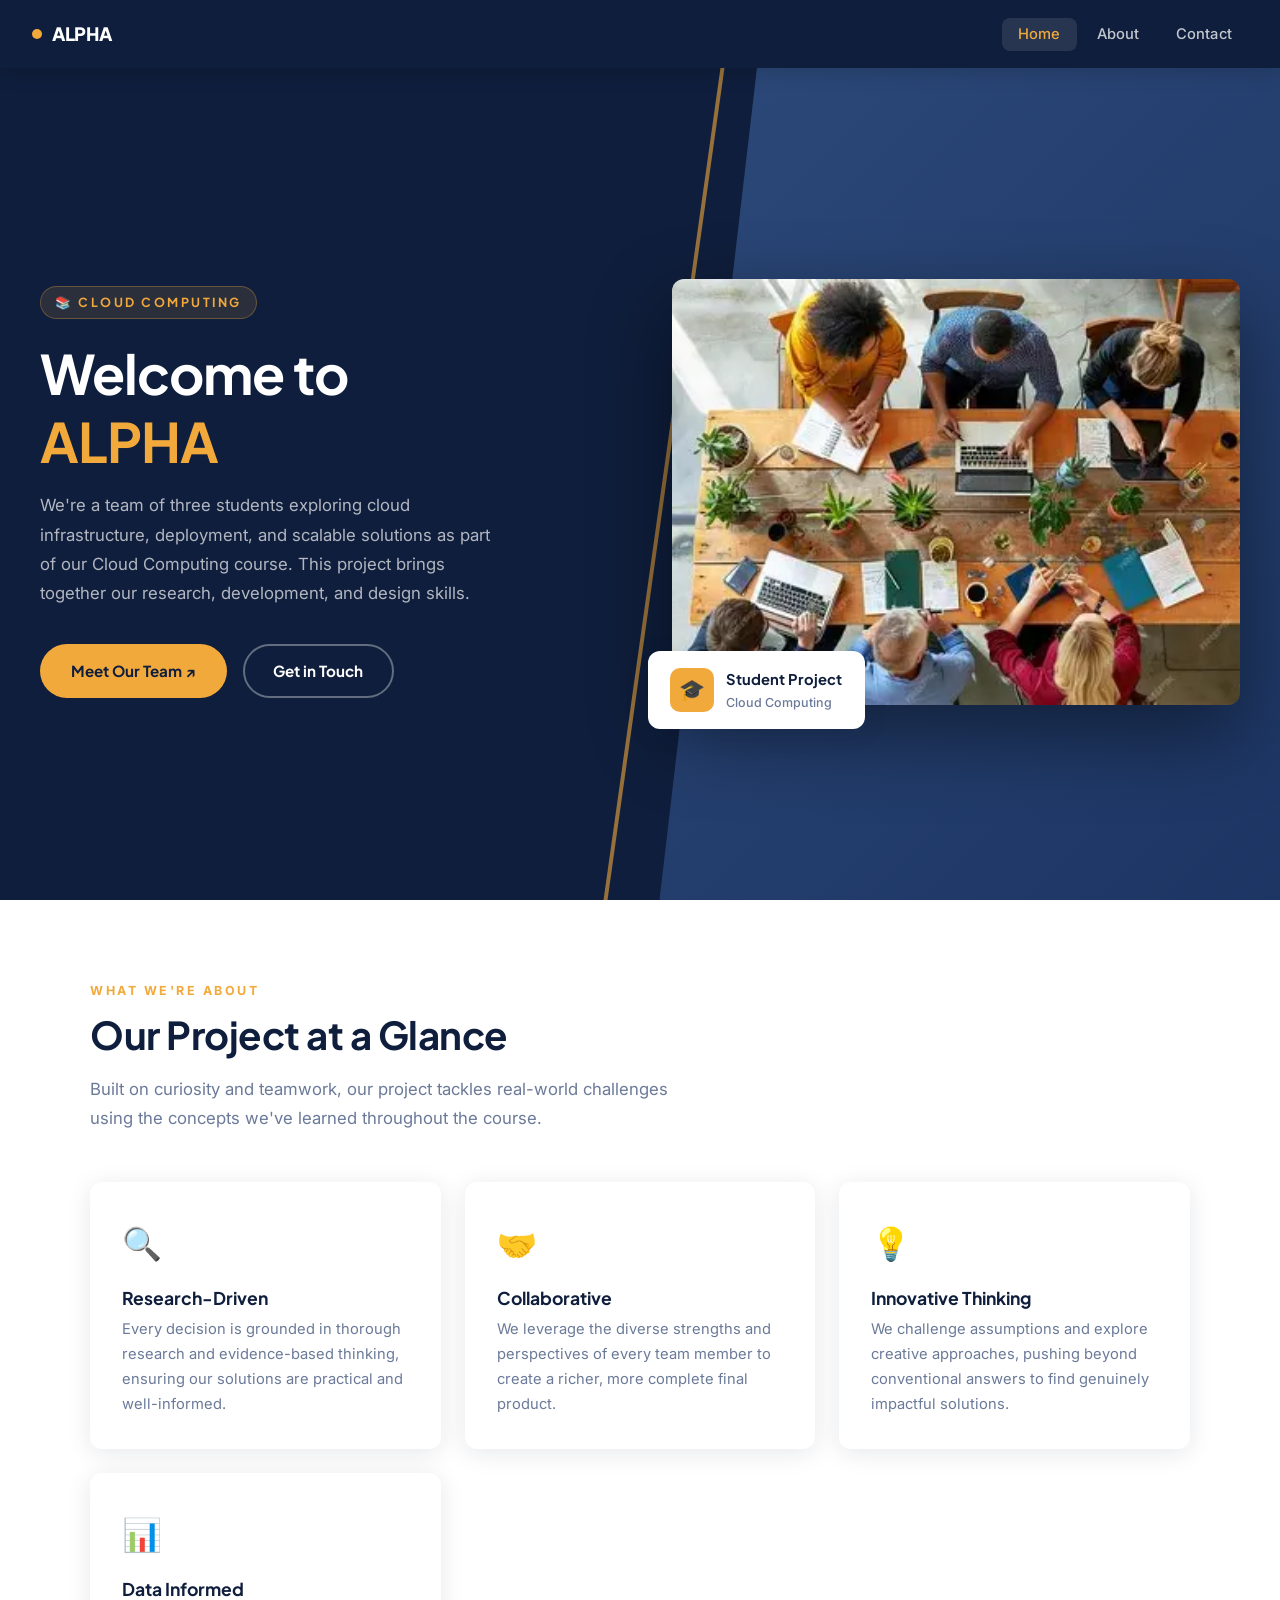
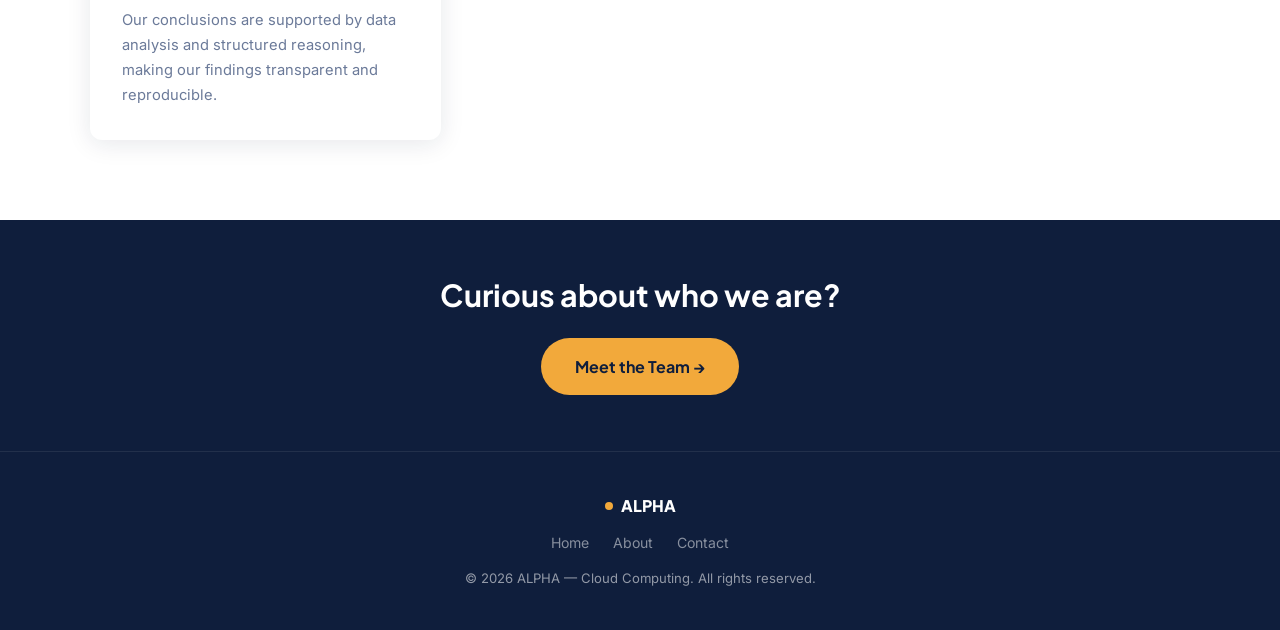
<file: index.html>
<!DOCTYPE html>
<html lang="en">
<head>
  <meta charset="UTF-8" />
  <meta name="viewport" content="width=device-width, initial-scale=1.0" />
  <meta name="description" content="ALPHA — Cloud Computing student project website." />
  <title>ALPHA | Home</title>

  <!-- Google Fonts -->
  <link rel="preconnect" href="https://fonts.googleapis.com" />
  <link rel="preconnect" href="https://fonts.gstatic.com" crossorigin />
  <link href="https://fonts.googleapis.com/css2?family=Inter:wght@400;500;600&family=Plus+Jakarta+Sans:wght@500;700;800&display=swap" rel="stylesheet" />

  <link rel="stylesheet" href="style.css" />
</head>
<body>

  <!-- ==============================
       NAVIGATION
  ================================= -->
  <nav class="navbar" role="navigation" aria-label="Main navigation">
    <a href="index.html" class="nav-logo" aria-label="Home">
      <span aria-hidden="true"></span>
      ALPHA
    </a>

    <!-- Desktop nav links -->
    <ul class="nav-links">
      <li><a href="index.html" class="active" aria-current="page">Home</a></li>
      <li><a href="about.html">About</a></li>
      <li><a href="contact.html">Contact</a></li>
    </ul>

    <!-- Mobile hamburger button -->
    <button class="nav-hamburger" id="hamburger" aria-label="Toggle mobile menu" aria-expanded="false" aria-controls="mobileMenu">
      <span></span>
      <span></span>
      <span></span>
    </button>
  </nav>

  <!-- Mobile dropdown menu -->
  <nav class="nav-mobile" id="mobileMenu" aria-label="Mobile navigation">
    <a href="index.html">Home</a>
    <a href="about.html">About</a>
    <a href="contact.html">Contact</a>
  </nav>

  <!-- ==============================
       MAIN CONTENT
  ================================= -->
  <main class="page-content">

    <!-- ── HERO SECTION ── -->
    <section class="hero" aria-label="Hero">
      <div class="hero-inner">

        <!-- Left: Text -->
        <div class="hero-text">
          <span class="hero-eyebrow">📚 Cloud Computing</span>
          <h1 class="hero-title">
            Welcome to<br /><em>ALPHA</em>
          </h1>
          <p class="hero-subtitle">
            We're a team of three students exploring cloud infrastructure, deployment, and scalable solutions as part of our Cloud Computing course. This project brings together our research, development, and design skills.
          </p>
          <div class="hero-btns">
            <a href="about.html" class="btn btn-primary">
              Meet Our Team ↗
            </a>
            <a href="contact.html" class="btn btn-outline">
              Get in Touch
            </a>
          </div>
        </div>

        <!-- Right: Image -->
        <div class="hero-visual">
          <div class="hero-img-wrap">
            <!-- Placeholder image — swap with your own project image -->
            <img
              src="images/OIP.webp"
              alt="Group project illustration"
              loading="lazy"
            />
          </div>
          <!-- Floating badge -->
          <div class="hero-badge" aria-hidden="true">
            <div class="hero-badge-icon">🎓</div>
            <div class="hero-badge-text">
              <strong>Student Project</strong>
              Cloud Computing
            </div>
          </div>
        </div>

      </div>
    </section>

    <!-- ── HIGHLIGHTS / FEATURES SECTION ── -->
    <section class="section bg-white" aria-labelledby="highlights-heading">
      <div class="section-inner">
        <p class="section-label">What We're About</p>
        <h2 class="section-title" id="highlights-heading">Our Project at a Glance</h2>
        <p class="section-lead">
          Built on curiosity and teamwork, our project tackles real-world challenges using the concepts we've learned throughout the course.
        </p>

        <div class="features-grid">

          <article class="feature-card">
            <div class="feature-icon" aria-hidden="true">🔍</div>
            <h3>Research-Driven</h3>
            <p>Every decision is grounded in thorough research and evidence-based thinking, ensuring our solutions are practical and well-informed.</p>
          </article>

          <article class="feature-card">
            <div class="feature-icon" aria-hidden="true">🤝</div>
            <h3>Collaborative</h3>
            <p>We leverage the diverse strengths and perspectives of every team member to create a richer, more complete final product.</p>
          </article>

          <article class="feature-card">
            <div class="feature-icon" aria-hidden="true">💡</div>
            <h3>Innovative Thinking</h3>
            <p>We challenge assumptions and explore creative approaches, pushing beyond conventional answers to find genuinely impactful solutions.</p>
          </article>

          <article class="feature-card">
            <div class="feature-icon" aria-hidden="true">📊</div>
            <h3>Data Informed</h3>
            <p>Our conclusions are supported by data analysis and structured reasoning, making our findings transparent and reproducible.</p>
          </article>

        </div>
      </div>
    </section>

    <!-- ── CALL TO ACTION STRIP ── -->
    <div class="divider-strip" role="complementary" aria-label="Call to action">
      <h2>Curious about who we are?</h2>
      <a href="about.html" class="btn btn-primary">Meet the Team →</a>
    </div>

  </main>

  <!-- ==============================
       FOOTER
  ================================= -->
  <footer class="footer" role="contentinfo">
    <div class="footer-inner">
      <div class="footer-logo">
        <span aria-hidden="true"></span>
        ALPHA
      </div>
      <nav class="footer-links" aria-label="Footer navigation">
        <a href="index.html">Home</a>
        <a href="about.html">About</a>
        <a href="contact.html">Contact</a>
      </nav>
      <p class="footer-copy">
        &copy; <span id="year"></span> ALPHA &mdash; Cloud Computing. All rights reserved.
      </p>
    </div>
  </footer>

  <!-- ==============================
       JAVASCRIPT
  ================================= -->
  <script src="main.js"></script>

</body>
</html>
</file>
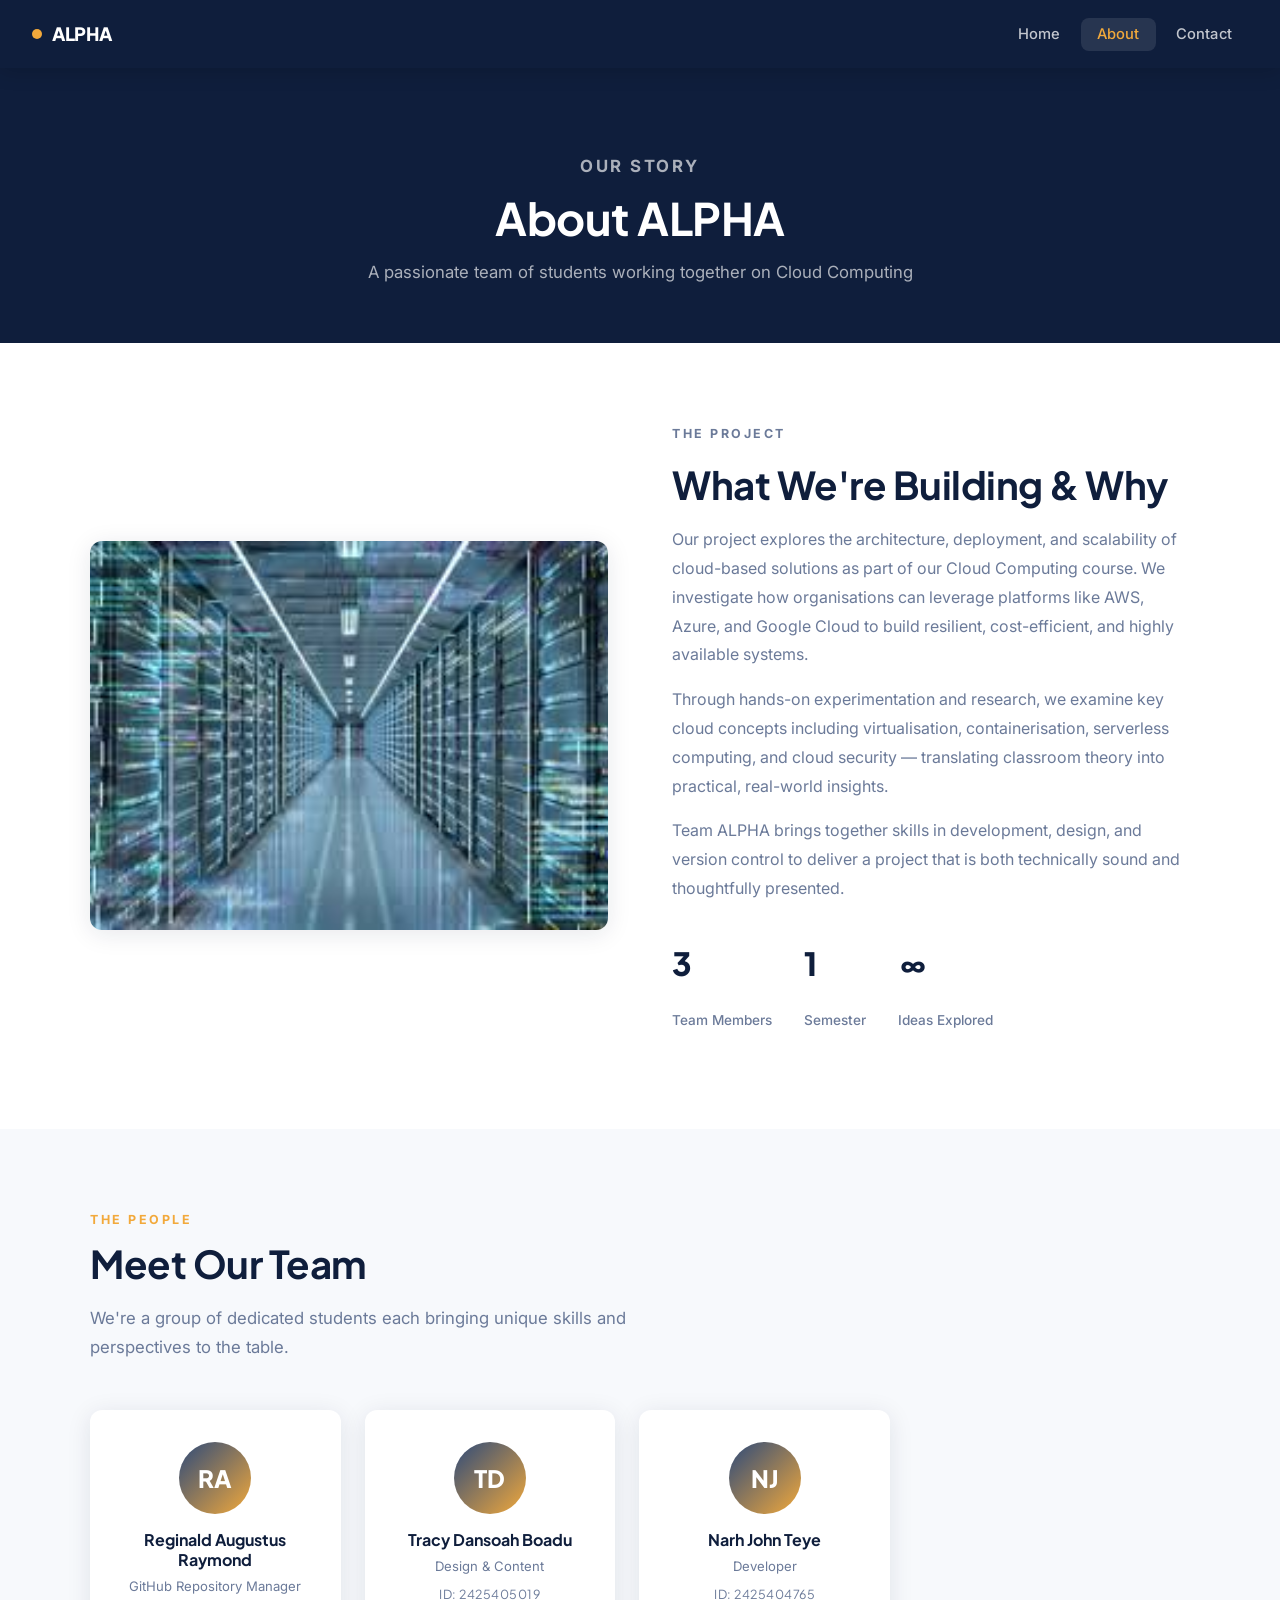
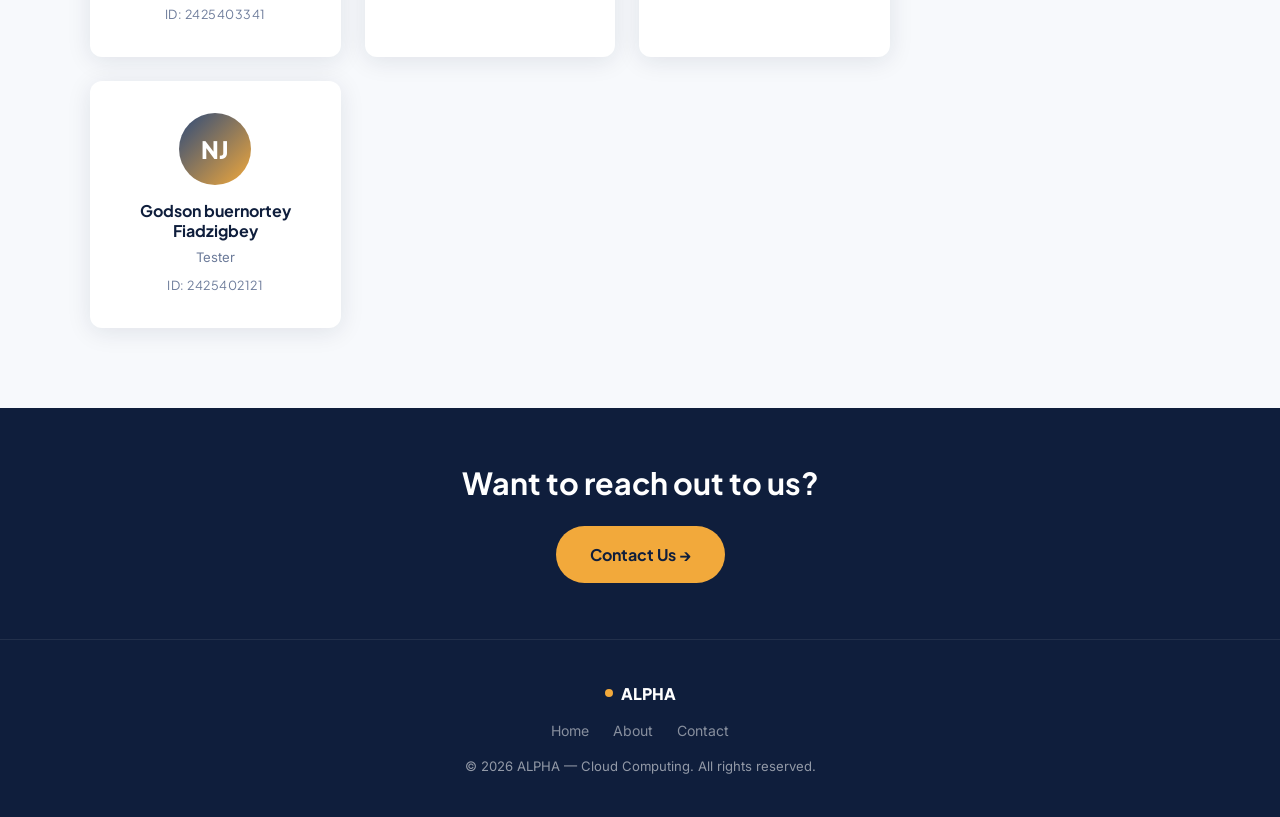
<file: about.html>
<!DOCTYPE html>
<html lang="en">
<head>
  <meta charset="UTF-8" />
  <meta name="viewport" content="width=device-width, initial-scale=1.0" />
  <meta name="description" content="Meet the team behind ALPHA — Cloud Computing student group project." />
  <title>ALPHA | About</title>

  <!-- Google Fonts -->
  <link rel="preconnect" href="https://fonts.googleapis.com" />
  <link rel="preconnect" href="https://fonts.gstatic.com" crossorigin />
  <link href="https://fonts.googleapis.com/css2?family=Inter:wght@400;500;600&family=Plus+Jakarta+Sans:wght@500;700;800&display=swap" rel="stylesheet" />

  <link rel="stylesheet" href="style.css" />
</head>
<body>

  <!-- ==============================
       NAVIGATION
  ================================= -->
  <nav class="navbar" role="navigation" aria-label="Main navigation">
    <a href="index.html" class="nav-logo" aria-label="Home">
      <span aria-hidden="true"></span>
      ALPHA
    </a>

    <ul class="nav-links">
      <li><a href="index.html">Home</a></li>
      <li><a href="about.html" class="active" aria-current="page">About</a></li>
      <li><a href="contact.html">Contact</a></li>
    </ul>

    <button class="nav-hamburger" id="hamburger" aria-label="Toggle mobile menu" aria-expanded="false" aria-controls="mobileMenu">
      <span></span>
      <span></span>
      <span></span>
    </button>
  </nav>

  <nav class="nav-mobile" id="mobileMenu" aria-label="Mobile navigation">
    <a href="index.html">Home</a>
    <a href="about.html">About</a>
    <a href="contact.html">Contact</a>
  </nav>

  <!-- ==============================
       MAIN CONTENT
  ================================= -->
  <main class="page-content">

    <!-- ── ABOUT HERO BANNER ── -->
    <header class="about-hero" aria-label="Page header">
      <p class="section-label" style="justify-content: center; display: flex;">Our Story</p>
      <h1>About ALPHA</h1>
      <p>A passionate team of students working together on Cloud Computing</p>
    </header>

    <!-- ── PROJECT DESCRIPTION SECTION ── -->
    <section class="section bg-white" aria-labelledby="project-heading">
      <div class="section-inner">
        <div class="about-split">

          <!-- Image side -->
          <div class="about-img-wrap">
            <img
              src="images/index.jpg"
              alt="Team collaborating on the project"
              loading="lazy"
            />
          </div>

          <!-- Text side -->
          <div class="about-text">
            <p class="section-label">The Project</p>
            <h2 class="section-title" id="project-heading">What We're Building &amp; Why</h2>

            <p>
              Our project explores the architecture, deployment, and scalability of cloud-based solutions as part of our Cloud Computing course. We investigate how organisations can leverage platforms like AWS, Azure, and Google Cloud to build resilient, cost-efficient, and highly available systems.
            </p>
            <p>
              Through hands-on experimentation and research, we examine key cloud concepts including virtualisation, containerisation, serverless computing, and cloud security — translating classroom theory into practical, real-world insights.
            </p>
            <p>
              Team ALPHA brings together skills in development, design, and version control to deliver a project that is both technically sound and thoughtfully presented.
            </p>

            <div style="margin-top: 2rem; display: flex; gap: 2rem; flex-wrap: wrap;">
              <div>
                <p style="font-size: 2rem; font-weight: 800; font-family: 'Plus Jakarta Sans', sans-serif; color: var(--navy);">3</p>
                <p style="font-size: 0.85rem; color: var(--muted); font-weight: 500;">Team Members</p>
              </div>
              <div>
                <p style="font-size: 2rem; font-weight: 800; font-family: 'Plus Jakarta Sans', sans-serif; color: var(--navy);">1</p>
                <p style="font-size: 0.85rem; color: var(--muted); font-weight: 500;">Semester</p>
              </div>
              <div>
                <p style="font-size: 2rem; font-weight: 800; font-family: 'Plus Jakarta Sans', sans-serif; color: var(--navy);">∞</p>
                <p style="font-size: 0.85rem; color: var(--muted); font-weight: 500;">Ideas Explored</p>
              </div>
            </div>
          </div>

        </div>
      </div>
    </section>

    <!-- ── TEAM MEMBERS SECTION ── -->
    <section class="section" aria-labelledby="team-heading">
      <div class="section-inner">
        <p class="section-label">The People</p>
        <h2 class="section-title" id="team-heading">Meet Our Team</h2>
        <p class="section-lead">
          We're a group of dedicated students each bringing unique skills and perspectives to the table.
        </p>

        <div class="team-grid">

          <article class="member-card">
            <div class="member-avatar" aria-hidden="true">RA</div>
            <h3>Reginald Augustus Raymond</h3>
            <p>GitHub Repository Manager</p>
            <p style="font-size: 0.78rem; color: var(--muted); margin-top: 0.4rem; font-family: 'Plus Jakarta Sans', sans-serif; letter-spacing: 0.5px;">ID: 2425403341</p>
          </article>

          <article class="member-card">
            <div class="member-avatar" aria-hidden="true">TD</div>
            <h3>Tracy Dansoah Boadu</h3>
            <p>Design &amp; Content</p>
            <p style="font-size: 0.78rem; color: var(--muted); margin-top: 0.4rem; font-family: 'Plus Jakarta Sans', sans-serif; letter-spacing: 0.5px;">ID: 2425405019</p>
          </article>

          <article class="member-card">
            <div class="member-avatar" aria-hidden="true">NJ</div>
            <h3>Narh John Teye</h3>
            <p>Developer</p>
            <p style="font-size: 0.78rem; color: var(--muted); margin-top: 0.4rem; font-family: 'Plus Jakarta Sans', sans-serif; letter-spacing: 0.5px;">ID: 2425404765</p>
          </article>
<article class="member-card">
            <div class="member-avatar" aria-hidden="true">NJ</div>
            <h3>Godson buernortey Fiadzigbey</h3>
            <p>Tester</p>
            <p style="font-size: 0.78rem; color: var(--muted); margin-top: 0.4rem; font-family: 'Plus Jakarta Sans', sans-serif; letter-spacing: 0.5px;">ID: 2425402121</p>
          </article>

        </div>
      </div>
    </section>

    <!-- ── CALL TO ACTION ── -->
    <div class="divider-strip" role="complementary">
      <h2>Want to reach out to us?</h2>
      <a href="contact.html" class="btn btn-primary">Contact Us →</a>
    </div>

  </main>

  <!-- ==============================
       FOOTER
  ================================= -->
  <footer class="footer" role="contentinfo">
    <div class="footer-inner">
      <div class="footer-logo">
        <span aria-hidden="true"></span>
        ALPHA
      </div>
      <nav class="footer-links" aria-label="Footer navigation">
        <a href="index.html">Home</a>
        <a href="about.html">About</a>
        <a href="contact.html">Contact</a>
      </nav>
      <p class="footer-copy">
        &copy; <span id="year"></span> ALPHA &mdash; Cloud Computing. All rights reserved.
      </p>
    </div>
  </footer>

  <script src="main.js"></script>

</body>
</html>
</file>
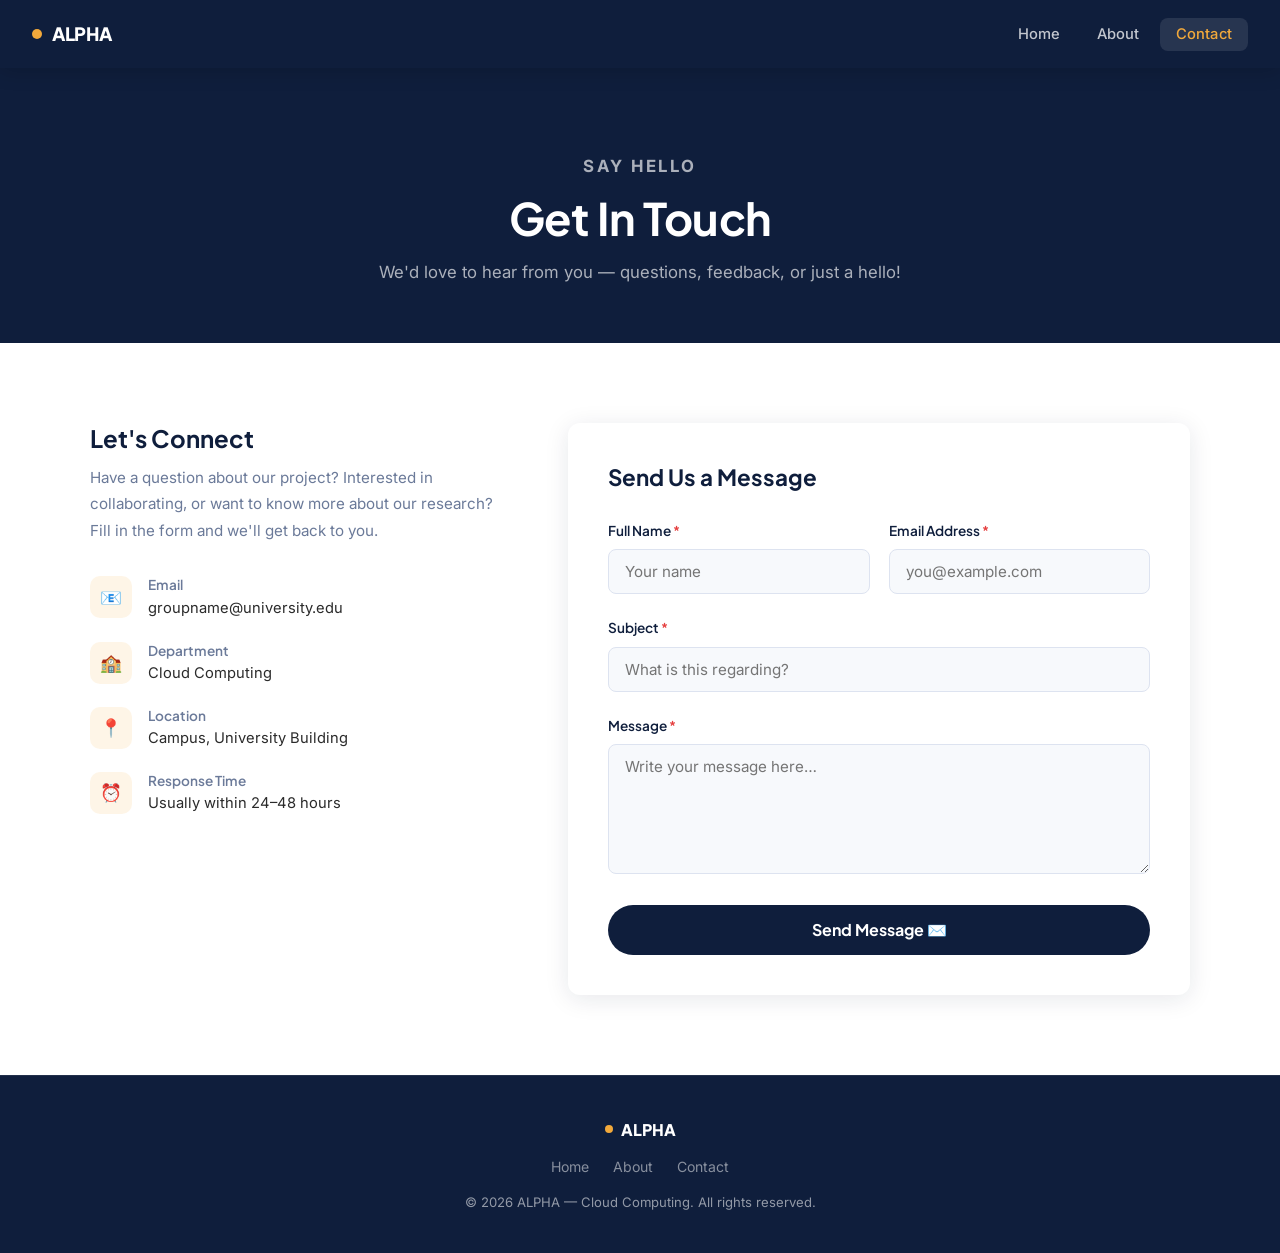
<file: contact.html>
<!DOCTYPE html>
<html lang="en">
<head>
  <meta charset="UTF-8" />
  <meta name="viewport" content="width=device-width, initial-scale=1.0" />
  <meta name="description" content="Get in touch with ALPHA — Cloud Computing student project." />
  <title>ALPHA | Contact</title>

  <!-- Google Fonts -->
  <link rel="preconnect" href="https://fonts.googleapis.com" />
  <link rel="preconnect" href="https://fonts.gstatic.com" crossorigin />
  <link href="https://fonts.googleapis.com/css2?family=Inter:wght@400;500;600&family=Plus+Jakarta+Sans:wght@500;700;800&display=swap" rel="stylesheet" />

  <link rel="stylesheet" href="style.css" />
</head>
<body>

  <!-- ==============================
       NAVIGATION
  ================================= -->
  <nav class="navbar" role="navigation" aria-label="Main navigation">
    <a href="index.html" class="nav-logo" aria-label="Home">
      <span aria-hidden="true"></span>
      ALPHA
    </a>

    <ul class="nav-links">
      <li><a href="index.html">Home</a></li>
      <li><a href="about.html">About</a></li>
      <li><a href="contact.html" class="active" aria-current="page">Contact</a></li>
    </ul>

    <button class="nav-hamburger" id="hamburger" aria-label="Toggle mobile menu" aria-expanded="false" aria-controls="mobileMenu">
      <span></span>
      <span></span>
      <span></span>
    </button>
  </nav>

  <nav class="nav-mobile" id="mobileMenu" aria-label="Mobile navigation">
    <a href="index.html">Home</a>
    <a href="about.html">About</a>
    <a href="contact.html">Contact</a>
  </nav>

  <!-- ==============================
       MAIN CONTENT
  ================================= -->
  <main class="page-content">

    <!-- ── CONTACT HERO BANNER ── -->
    <header class="contact-hero" aria-label="Page header">
      <p class="section-label" style="justify-content: center; display: flex;">Say Hello</p>
      <h1>Get In Touch</h1>
      <p>We'd love to hear from you — questions, feedback, or just a hello!</p>
    </header>

    <!-- ── CONTACT LAYOUT ── -->
    <section class="section bg-white" aria-labelledby="contact-heading">
      <div class="section-inner">
        <div class="contact-layout">

          <!-- ── Left: Info ── -->
          <aside class="contact-info" aria-label="Contact information">
            <h2 id="contact-heading">Let's Connect</h2>
            <p>
              Have a question about our project? Interested in collaborating, or want to know more about our research? Fill in the form and we'll get back to you.
            </p>

            <div class="info-item">
              <div class="info-icon" aria-hidden="true">📧</div>
              <div>
                <h4>Email</h4>
                <p>groupname@university.edu</p>
              </div>
            </div>

            <div class="info-item">
              <div class="info-icon" aria-hidden="true">🏫</div>
              <div>
                <h4>Department</h4>
                <p>Cloud Computing</p>
              </div>
            </div>

            <div class="info-item">
              <div class="info-icon" aria-hidden="true">📍</div>
              <div>
                <h4>Location</h4>
                <p>Campus, University Building</p>
              </div>
            </div>

            <div class="info-item">
              <div class="info-icon" aria-hidden="true">⏰</div>
              <div>
                <h4>Response Time</h4>
                <p>Usually within 24–48 hours</p>
              </div>
            </div>
          </aside>

          <!-- ── Right: Form ── -->
          <div class="contact-form-wrap">
            <h2>Send Us a Message</h2>

            <!--
              NOTE: This form uses JavaScript validation only.
              For actual email delivery, connect to a backend service
              (e.g., Formspree, EmailJS, or your own server).
            -->
            <form id="contactForm" novalidate aria-label="Contact form">

              <!-- Name + Email row -->
              <div class="form-row">
                <div class="form-group" id="group-name">
                  <label for="fullName">Full Name <span aria-hidden="true" style="color:#E53E3E">*</span></label>
                  <input
                    type="text"
                    id="fullName"
                    name="fullName"
                    placeholder="Your name"
                    autocomplete="name"
                    aria-required="true"
                    aria-describedby="name-error"
                  />
                  <span class="error-msg" id="name-error" role="alert">Please enter your full name.</span>
                </div>

                <div class="form-group" id="group-email">
                  <label for="email">Email Address <span aria-hidden="true" style="color:#E53E3E">*</span></label>
                  <input
                    type="email"
                    id="email"
                    name="email"
                    placeholder="you@example.com"
                    autocomplete="email"
                    aria-required="true"
                    aria-describedby="email-error"
                  />
                  <span class="error-msg" id="email-error" role="alert">Please enter a valid email address.</span>
                </div>
              </div>

              <!-- Subject -->
              <div class="form-group" id="group-subject">
                <label for="subject">Subject <span aria-hidden="true" style="color:#E53E3E">*</span></label>
                <input
                  type="text"
                  id="subject"
                  name="subject"
                  placeholder="What is this regarding?"
                  aria-required="true"
                  aria-describedby="subject-error"
                />
                <span class="error-msg" id="subject-error" role="alert">Please enter a subject.</span>
              </div>

              <!-- Message -->
              <div class="form-group" id="group-message">
                <label for="message">Message <span aria-hidden="true" style="color:#E53E3E">*</span></label>
                <textarea
                  id="message"
                  name="message"
                  placeholder="Write your message here…"
                  aria-required="true"
                  aria-describedby="message-error"
                ></textarea>
                <span class="error-msg" id="message-error" role="alert">Please enter a message (at least 10 characters).</span>
              </div>

              <!-- Submit -->
              <button type="submit" class="btn-submit" id="submitBtn">
                Send Message ✉️
              </button>

            </form>

            <!-- Success state (shown after valid submission) -->
            <div class="form-success" id="formSuccess" aria-live="polite">
              <h3>✅ Message Sent!</h3>
              <p>Thanks for reaching out. We'll get back to you within 24–48 hours.</p>
            </div>

          </div>
        </div>
      </div>
    </section>

  </main>

  <!-- ==============================
       FOOTER
  ================================= -->
  <footer class="footer" role="contentinfo">
    <div class="footer-inner">
      <div class="footer-logo">
        <span aria-hidden="true"></span>
        ALPHA
      </div>
      <nav class="footer-links" aria-label="Footer navigation">
        <a href="index.html">Home</a>
        <a href="about.html">About</a>
        <a href="contact.html">Contact</a>
      </nav>
      <p class="footer-copy">
        &copy; <span id="year"></span> ALPHA &mdash; Cloud Computing. All rights reserved.
      </p>
    </div>
  </footer>

  <script src="main.js"></script>

</body>
</html>
</file>
<file: style.css>
/* ============================================================
   GROUP PROJECT WEBSITE — style.css
   Color Palette:
     --navy:    #0F1E3C  (primary / nav / footer)
     --blue:    #2D4A7A  (secondary / accents)
     --amber:   #F2A93B  (highlight / CTA / active states)
     --bg:      #F7F9FC  (page background)
     --surface: #FFFFFF  (card / form backgrounds)
     --text:    #2B2B2B  (body text)
     --muted:   #6B7A99  (subtext / meta)
   Typography:
     Display/Headings: 'Plus Jakarta Sans'
     Body:             'Inter'
============================================================ */

/* ---------- RESET & BASE ---------- */
*, *::before, *::after {
  box-sizing: border-box;
  margin: 0;
  padding: 0;
}

:root {
  --navy:    #0F1E3C;
  --blue:    #2D4A7A;
  --amber:   #F2A93B;
  --bg:      #F7F9FC;
  --surface: #FFFFFF;
  --text:    #2B2B2B;
  --muted:   #6B7A99;
  --radius:  12px;
  --shadow:  0 4px 24px rgba(15, 30, 60, 0.10);
  --transition: 0.28s cubic-bezier(0.4, 0, 0.2, 1);
}

html {
  scroll-behavior: smooth;
  font-size: 16px;
}

body {
  font-family: 'Inter', sans-serif;
  background-color: var(--bg);
  color: var(--text);
  line-height: 1.7;
  min-height: 100vh;
  display: flex;
  flex-direction: column;
}

h1, h2, h3, h4 {
  font-family: 'Plus Jakarta Sans', sans-serif;
  font-weight: 700;
  line-height: 1.25;
  color: var(--navy);
}

a {
  text-decoration: none;
  color: inherit;
}

img {
  max-width: 100%;
  display: block;
}

main {
  flex: 1;
}

/* ---------- NAVIGATION ---------- */
.navbar {
  position: fixed;
  top: 0;
  left: 0;
  right: 0;
  z-index: 1000;
  background: var(--navy);
  padding: 0 2rem;
  height: 68px;
  display: flex;
  align-items: center;
  justify-content: space-between;
  box-shadow: 0 2px 20px rgba(0,0,0,0.18);
}

.nav-logo {
  font-family: 'Plus Jakarta Sans', sans-serif;
  font-size: 1.15rem;
  font-weight: 800;
  color: #fff;
  letter-spacing: -0.3px;
  display: flex;
  align-items: center;
  gap: 10px;
}

.nav-logo span {
  display: inline-block;
  width: 10px;
  height: 10px;
  background: var(--amber);
  border-radius: 50%;
}

.nav-links {
  list-style: none;
  display: flex;
  gap: 0.25rem;
}

.nav-links a {
  color: rgba(255,255,255,0.75);
  font-size: 0.92rem;
  font-weight: 500;
  padding: 0.45rem 1rem;
  border-radius: 8px;
  transition: color var(--transition), background var(--transition);
  letter-spacing: 0.2px;
}

.nav-links a:hover,
.nav-links a.active {
  color: #fff;
  background: rgba(255,255,255,0.10);
}

.nav-links a.active {
  color: var(--amber);
}

/* Hamburger */
.nav-hamburger {
  display: none;
  flex-direction: column;
  gap: 5px;
  cursor: pointer;
  padding: 6px;
  border: none;
  background: none;
}

.nav-hamburger span {
  display: block;
  width: 26px;
  height: 2px;
  background: #fff;
  border-radius: 2px;
  transition: var(--transition);
}

.nav-hamburger.open span:nth-child(1) {
  transform: translateY(7px) rotate(45deg);
}
.nav-hamburger.open span:nth-child(2) {
  opacity: 0;
}
.nav-hamburger.open span:nth-child(3) {
  transform: translateY(-7px) rotate(-45deg);
}

/* Mobile nav menu */
.nav-mobile {
  display: none;
  flex-direction: column;
  background: var(--navy);
  position: fixed;
  top: 68px;
  left: 0;
  right: 0;
  z-index: 999;
  padding: 1rem 1.5rem 1.5rem;
  border-top: 1px solid rgba(255,255,255,0.08);
  box-shadow: 0 8px 24px rgba(0,0,0,0.2);
}

.nav-mobile.open {
  display: flex;
}

.nav-mobile a {
  color: rgba(255,255,255,0.80);
  font-size: 1rem;
  font-weight: 500;
  padding: 0.75rem 0.5rem;
  border-bottom: 1px solid rgba(255,255,255,0.07);
  transition: color var(--transition);
}

.nav-mobile a:last-child { border-bottom: none; }
.nav-mobile a:hover { color: var(--amber); }

/* ---------- PAGE OFFSET (for fixed nav) ---------- */
.page-content {
  padding-top: 68px;
}

/* ---------- HERO (index.html) ---------- */
.hero {
  background: var(--navy);
  min-height: calc(100vh - 68px);
  display: flex;
  align-items: center;
  position: relative;
  overflow: hidden;
  padding: 5rem 2rem 4rem;
}

/* Signature design element: the amber diagonal slash */
.hero::before {
  content: '';
  position: absolute;
  top: -10%;
  right: -5%;
  width: 55%;
  height: 130%;
  background: linear-gradient(135deg, var(--blue) 0%, #1a3260 100%);
  clip-path: polygon(18% 0%, 100% 0%, 100% 100%, 0% 100%);
}

.hero::after {
  content: '';
  position: absolute;
  top: 0; bottom: 0;
  right: 48%;
  width: 4px;
  background: var(--amber);
  opacity: 0.6;
  transform: skewX(-8deg);
}

.hero-inner {
  max-width: 1200px;
  margin: 0 auto;
  width: 100%;
  display: grid;
  grid-template-columns: 1fr 1fr;
  gap: 4rem;
  align-items: center;
  position: relative;
  z-index: 1;
}

.hero-text {
  color: #fff;
}

.hero-eyebrow {
  display: inline-block;
  font-family: 'Plus Jakarta Sans', sans-serif;
  font-size: 0.78rem;
  font-weight: 700;
  letter-spacing: 2.5px;
  text-transform: uppercase;
  color: var(--amber);
  margin-bottom: 1.25rem;
  background: rgba(242,169,59,0.12);
  padding: 5px 14px;
  border-radius: 30px;
  border: 1px solid rgba(242,169,59,0.30);
}

.hero-title {
  font-size: clamp(2.2rem, 5vw, 3.4rem);
  color: #fff;
  margin-bottom: 1rem;
  letter-spacing: -1px;
}

.hero-title em {
  font-style: normal;
  color: var(--amber);
}

.hero-subtitle {
  font-size: 1.05rem;
  color: rgba(255,255,255,0.68);
  margin-bottom: 2.2rem;
  max-width: 460px;
  line-height: 1.75;
}

.btn {
  display: inline-flex;
  align-items: center;
  gap: 8px;
  padding: 0.75rem 1.8rem;
  border-radius: 50px;
  font-family: 'Plus Jakarta Sans', sans-serif;
  font-size: 0.95rem;
  font-weight: 700;
  cursor: pointer;
  transition: transform var(--transition), box-shadow var(--transition), background var(--transition);
  border: 2px solid transparent;
}

.btn-primary {
  background: var(--amber);
  color: var(--navy);
}

.btn-primary:hover {
  background: #ffc44d;
  transform: translateY(-2px);
  box-shadow: 0 8px 28px rgba(242,169,59,0.38);
}

.btn-outline {
  background: transparent;
  color: #fff;
  border-color: rgba(255,255,255,0.35);
}

.btn-outline:hover {
  background: rgba(255,255,255,0.08);
  border-color: rgba(255,255,255,0.6);
  transform: translateY(-2px);
}

.hero-btns {
  display: flex;
  gap: 1rem;
  flex-wrap: wrap;
}

/* Hero image side */
.hero-visual {
  position: relative;
}

.hero-img-wrap {
  border-radius: var(--radius);
  overflow: hidden;
  box-shadow: 0 30px 80px rgba(0,0,0,0.45);
  aspect-ratio: 4/3;
  position: relative;
}

.hero-img-wrap img {
  width: 100%;
  height: 100%;
  object-fit: cover;
}

.hero-badge {
  position: absolute;
  bottom: -1.5rem;
  left: -1.5rem;
  background: var(--surface);
  border-radius: var(--radius);
  padding: 1rem 1.4rem;
  box-shadow: var(--shadow);
  display: flex;
  align-items: center;
  gap: 0.75rem;
}

.hero-badge-icon {
  width: 44px;
  height: 44px;
  background: var(--amber);
  border-radius: 10px;
  display: flex;
  align-items: center;
  justify-content: center;
  font-size: 1.3rem;
  flex-shrink: 0;
}

.hero-badge-text {
  font-size: 0.78rem;
  color: var(--muted);
  font-weight: 500;
}

.hero-badge-text strong {
  display: block;
  font-size: 0.92rem;
  color: var(--navy);
  font-family: 'Plus Jakarta Sans', sans-serif;
}

/* ---------- SECTION LAYOUT ---------- */
.section {
  padding: 5rem 2rem;
}

.section-inner {
  max-width: 1100px;
  margin: 0 auto;
}

.section-label {
  font-size: 0.78rem;
  font-weight: 700;
  letter-spacing: 2.5px;
  text-transform: uppercase;
  color: var(--amber);
  margin-bottom: 0.6rem;
}

.section-title {
  font-size: clamp(1.7rem, 3.5vw, 2.4rem);
  margin-bottom: 1rem;
  letter-spacing: -0.5px;
}

.section-lead {
  font-size: 1.05rem;
  color: var(--muted);
  max-width: 580px;
  line-height: 1.75;
  margin-bottom: 3rem;
}

/* ---------- FEATURES / HOME HIGHLIGHTS ---------- */
.features-grid {
  display: grid;
  grid-template-columns: repeat(auto-fit, minmax(260px, 1fr));
  gap: 1.5rem;
  margin-top: 3rem;
}

.feature-card {
  background: var(--surface);
  border-radius: var(--radius);
  padding: 2rem;
  box-shadow: var(--shadow);
  transition: transform var(--transition), box-shadow var(--transition);
  border-top: 3px solid transparent;
}

.feature-card:hover {
  transform: translateY(-6px);
  box-shadow: 0 12px 40px rgba(15,30,60,0.13);
  border-top-color: var(--amber);
}

.feature-icon {
  font-size: 2rem;
  margin-bottom: 1rem;
}

.feature-card h3 {
  font-size: 1.1rem;
  margin-bottom: 0.5rem;
}

.feature-card p {
  font-size: 0.92rem;
  color: var(--muted);
  line-height: 1.7;
}

/* ---------- ABOUT PAGE ---------- */
.about-hero {
  background: var(--navy);
  padding: 4.5rem 2rem 3.5rem;
  text-align: center;
}

.about-hero h1 {
  color: #fff;
  font-size: clamp(1.9rem, 4vw, 2.8rem);
  letter-spacing: -0.5px;
}

.about-hero p {
  color: rgba(255,255,255,0.65);
  margin-top: 0.75rem;
  font-size: 1.05rem;
}

/* Project description split */
.about-split {
  display: grid;
  grid-template-columns: 1fr 1fr;
  gap: 4rem;
  align-items: center;
}

.about-img-wrap {
  border-radius: var(--radius);
  overflow: hidden;
  box-shadow: var(--shadow);
  aspect-ratio: 4/3;
}

.about-img-wrap img {
  width: 100%;
  height: 100%;
  object-fit: cover;
  transition: transform 0.5s ease;
}

.about-img-wrap:hover img {
  transform: scale(1.04);
}

.about-text .section-label { margin-top: 0; }

.about-text p {
  color: var(--muted);
  line-height: 1.8;
  margin-bottom: 1rem;
}

/* Team cards */
.team-grid {
  display: grid;
  grid-template-columns: repeat(3, 1fr);
  gap: 1.5rem;
  margin-top: 2.5rem;
  max-width: 800px;
}

.member-card {
  background: var(--surface);
  border-radius: var(--radius);
  padding: 2rem 1.5rem;
  text-align: center;
  box-shadow: var(--shadow);
  transition: transform var(--transition), box-shadow var(--transition);
}

.member-card:hover {
  transform: translateY(-5px);
  box-shadow: 0 12px 40px rgba(15,30,60,0.13);
}

.member-avatar {
  width: 72px;
  height: 72px;
  background: linear-gradient(135deg, var(--blue), var(--amber));
  border-radius: 50%;
  margin: 0 auto 1rem;
  display: flex;
  align-items: center;
  justify-content: center;
  font-family: 'Plus Jakarta Sans', sans-serif;
  font-size: 1.5rem;
  font-weight: 800;
  color: #fff;
}

.member-card h3 {
  font-size: 1rem;
  margin-bottom: 0.3rem;
}

.member-card p {
  font-size: 0.82rem;
  color: var(--muted);
}

/* ---------- CONTACT PAGE ---------- */
.contact-hero {
  background: var(--navy);
  padding: 4.5rem 2rem 3.5rem;
  text-align: center;
}

.contact-hero h1 {
  color: #fff;
  font-size: clamp(1.9rem, 4vw, 2.8rem);
  letter-spacing: -0.5px;
}

.contact-hero p {
  color: rgba(255,255,255,0.65);
  margin-top: 0.75rem;
  font-size: 1.05rem;
}

.contact-layout {
  display: grid;
  grid-template-columns: 1fr 1.5fr;
  gap: 4rem;
  align-items: start;
}

/* Contact info sidebar */
.contact-info h2 {
  font-size: 1.5rem;
  margin-bottom: 0.75rem;
}

.contact-info p {
  color: var(--muted);
  font-size: 0.95rem;
  line-height: 1.75;
  margin-bottom: 2rem;
}

.info-item {
  display: flex;
  align-items: flex-start;
  gap: 1rem;
  margin-bottom: 1.25rem;
}

.info-icon {
  width: 42px;
  height: 42px;
  background: rgba(242,169,59,0.12);
  border-radius: 10px;
  display: flex;
  align-items: center;
  justify-content: center;
  font-size: 1.1rem;
  flex-shrink: 0;
}

.info-item h4 {
  font-size: 0.85rem;
  color: var(--muted);
  font-weight: 600;
  margin-bottom: 0.15rem;
}

.info-item p {
  font-size: 0.92rem;
  color: var(--text);
  margin-bottom: 0;
}

/* Form */
.contact-form-wrap {
  background: var(--surface);
  border-radius: var(--radius);
  padding: 2.5rem;
  box-shadow: var(--shadow);
}

.contact-form-wrap h2 {
  font-size: 1.4rem;
  margin-bottom: 1.75rem;
}

.form-group {
  margin-bottom: 1.4rem;
}

.form-group label {
  display: block;
  font-size: 0.85rem;
  font-weight: 600;
  color: var(--navy);
  margin-bottom: 0.45rem;
  font-family: 'Plus Jakarta Sans', sans-serif;
}

.form-group input,
.form-group textarea,
.form-group select {
  width: 100%;
  padding: 0.75rem 1rem;
  border: 1.5px solid #DDE3F0;
  border-radius: 8px;
  font-family: 'Inter', sans-serif;
  font-size: 0.95rem;
  color: var(--text);
  background: var(--bg);
  transition: border-color var(--transition), box-shadow var(--transition);
  outline: none;
}

.form-group input:focus,
.form-group textarea:focus {
  border-color: var(--blue);
  box-shadow: 0 0 0 3px rgba(45,74,122,0.10);
  background: #fff;
}

.form-group textarea {
  min-height: 130px;
  resize: vertical;
}

.form-group .error-msg {
  display: none;
  font-size: 0.80rem;
  color: #E53E3E;
  margin-top: 0.35rem;
  font-weight: 500;
}

.form-group.has-error input,
.form-group.has-error textarea {
  border-color: #E53E3E;
}

.form-group.has-error .error-msg {
  display: block;
}

.form-row {
  display: grid;
  grid-template-columns: 1fr 1fr;
  gap: 1.2rem;
}

.btn-submit {
  width: 100%;
  padding: 0.9rem;
  background: var(--navy);
  color: #fff;
  border: none;
  border-radius: 50px;
  font-family: 'Plus Jakarta Sans', sans-serif;
  font-size: 1rem;
  font-weight: 700;
  cursor: pointer;
  transition: background var(--transition), transform var(--transition);
}

.btn-submit:hover {
  background: var(--blue);
  transform: translateY(-2px);
}

/* Success message */
.form-success {
  display: none;
  background: #F0FFF4;
  border: 1.5px solid #68D391;
  border-radius: var(--radius);
  padding: 1.5rem;
  text-align: center;
  margin-top: 1.5rem;
}

.form-success.show { display: block; }

.form-success h3 {
  color: #276749;
  font-size: 1.05rem;
  margin-bottom: 0.3rem;
}

.form-success p {
  font-size: 0.88rem;
  color: #38A169;
}

/* ---------- DIVIDER SECTION ---------- */
.divider-strip {
  background: var(--navy);
  padding: 3.5rem 2rem;
  text-align: center;
}

.divider-strip h2 {
  color: #fff;
  font-size: clamp(1.4rem, 3vw, 1.9rem);
  margin-bottom: 1.5rem;
}

.divider-strip .btn-primary {
  font-size: 1rem;
  padding: 0.8rem 2rem;
}

/* ---------- FOOTER ---------- */
.footer {
  background: var(--navy);
  color: rgba(255,255,255,0.55);
  padding: 2.5rem 2rem;
  text-align: center;
  border-top: 1px solid rgba(255,255,255,0.08);
}

.footer-inner {
  max-width: 1100px;
  margin: 0 auto;
  display: flex;
  flex-direction: column;
  align-items: center;
  gap: 0.75rem;
}

.footer-logo {
  font-family: 'Plus Jakarta Sans', sans-serif;
  font-size: 1rem;
  font-weight: 800;
  color: #fff;
  display: flex;
  align-items: center;
  gap: 8px;
}

.footer-logo span {
  display: inline-block;
  width: 8px;
  height: 8px;
  background: var(--amber);
  border-radius: 50%;
}

.footer-links {
  display: flex;
  gap: 1.5rem;
}

.footer-links a {
  font-size: 0.88rem;
  color: rgba(255,255,255,0.50);
  transition: color var(--transition);
}

.footer-links a:hover { color: var(--amber); }

.footer-copy {
  font-size: 0.82rem;
}

/* ---------- UTILITY ---------- */
.bg-light { background: var(--bg); }
.bg-white { background: var(--surface); }

/* ---------- RESPONSIVE ---------- */
@media (max-width: 900px) {
  .hero-inner {
    grid-template-columns: 1fr;
    gap: 3rem;
    text-align: center;
  }

  .hero-subtitle { max-width: 100%; }

  .hero-btns { justify-content: center; }

  .hero::after { display: none; }
  .hero::before { width: 100%; clip-path: none; opacity: 0.3; }

  .hero-badge {
    left: 50%;
    transform: translateX(-50%);
  }

  .about-split {
    grid-template-columns: 1fr;
    gap: 2.5rem;
  }

  .contact-layout {
    grid-template-columns: 1fr;
    gap: 2.5rem;
  }
}

@media (max-width: 640px) {
  .nav-links { display: none; }
  .nav-hamburger { display: flex; }

  .section { padding: 3.5rem 1.25rem; }

  .features-grid { grid-template-columns: 1fr; }

  .team-grid { grid-template-columns: repeat(2, 1fr); max-width: 100%; }

  .form-row { grid-template-columns: 1fr; }

  .footer-links { flex-direction: column; gap: 0.5rem; }
}

@media (max-width: 400px) {
  .team-grid { grid-template-columns: 1fr; }
}

/* ---------- REDUCED MOTION ---------- */
@media (prefers-reduced-motion: reduce) {
  *, *::before, *::after {
    transition-duration: 0.01ms !important;
    animation-duration: 0.01ms !important;
  }
  html { scroll-behavior: auto; }
}
</file>
